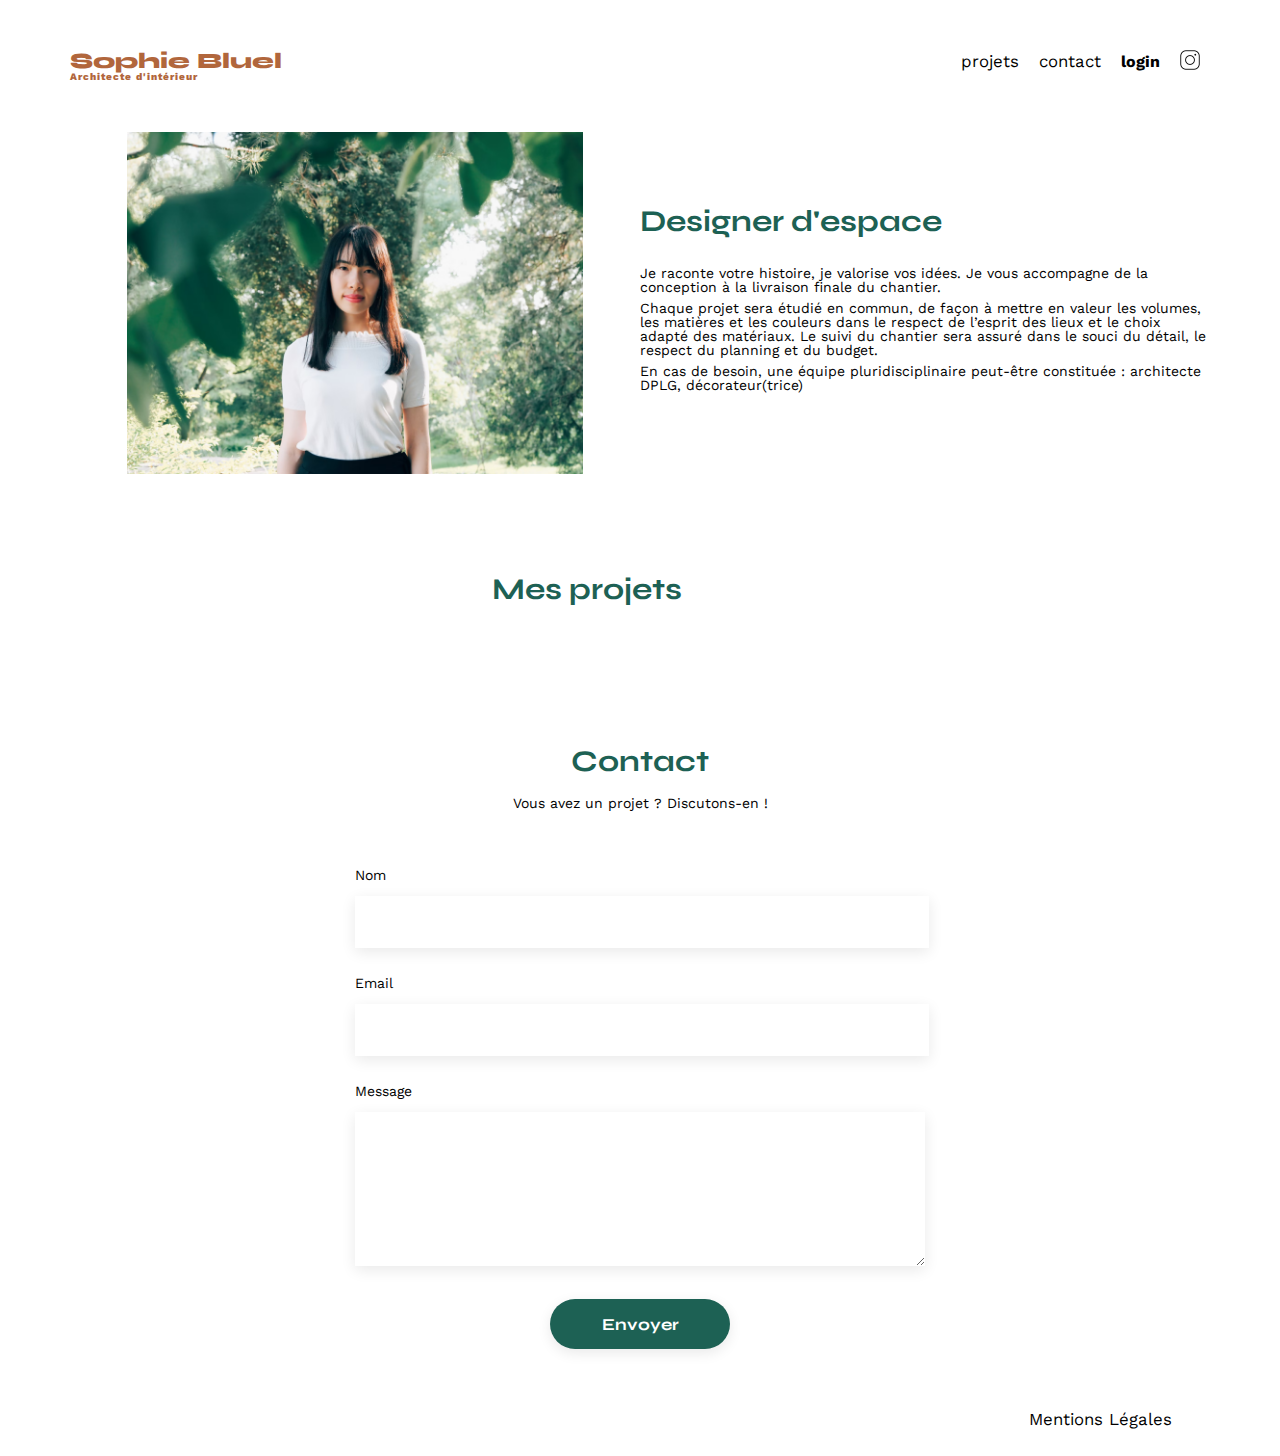
<file: index.html>
<!DOCTYPE html>
<html lang="fr">
  <head>
    <meta charset="UTF-8" />
    <title>Sophie Bluel - Architecte d'intérieur</title>
    <meta name="viewport" content="width=device-width, initial-scale=1.0" />
    <link rel="preconnect" href="https://fonts.googleapis.com" />
    <link rel="preconnect" href="https://fonts.gstatic.com" crossorigin />
    <link
      href="https://fonts.googleapis.com/css2?family=Syne:wght@700;800&family=Work+Sans&display=swap"
      rel="stylesheet"
    />
    <link
      rel="stylesheet"
      href="https://cdnjs.cloudflare.com/ajax/libs/font-awesome/6.2.1/css/all.min.css"
      integrity="sha512-MV7K8+y+gLIBoVD59lQIYicR65iaqukzvf/nwasF0nqhPay5w/9lJmVM2hMDcnK1OnMGCdVK+iQrJ7lzPJQd1w=="
      crossorigin="anonymous"
      referrerpolicy="no-referrer"
    />

    <meta name="description" content="" />
    <link rel="stylesheet" href="./assets/style.css" />
    <script src="./js/index.js" type="module" defer></script>
    <script src="./js/modal-galery.js" type="module" defer></script>

    <script src="./js/api.js" type="module" defer></script>
    <script src="./js/filtre.js" type="module" defer></script>
    <script src="./js/works.js" type="module" defer></script>
  </head>
  <body>
    <div class="barre-noir"></div>
    <header>
      <h1>Sophie Bluel <span>Architecte d'intérieur</span></h1>
      <nav>
        <ul>
          <li>projets</li>
          <li>contact</li>
          <li><a href="login.html" id="logout">login</a></li>
          <li><img src="./assets/icons/instagram.png" alt="Instagram" /></li>
        </ul>
      </nav>
    </header>
    <main>
      <section id="introduction">
        <figure>
          <img src="./assets/images/sophie-bluel.png" alt="" />
          <a class="link__modal link__modal__img" href="#"></a>
        </figure>
        <article>
          <h2>Designer d'espace</h2>
          <p>
            Je raconte votre histoire, je valorise vos idées. Je vous accompagne de la conception à
            la livraison finale du chantier.
          </p>
          <p>
            Chaque projet sera étudié en commun, de façon à mettre en valeur les volumes, les
            matières et les couleurs dans le respect de l’esprit des lieux et le choix adapté des
            matériaux. Le suivi du chantier sera assuré dans le souci du détail, le respect du
            planning et du budget.
          </p>
          <p>
            En cas de besoin, une équipe pluridisciplinaire peut-être constituée : architecte DPLG,
            décorateur(trice)
          </p>
        </article>
      </section>
      <section id="portfolio">
        <div class="mes-projets">
          <h2>Mes projets</h2>
          <div class="modifier" id="modif_projet">
            <i class="fa-regular fa-pen-to-square"></i>
            <p>modifier</p>
          </div>
        </div>

        <aside id="modal1" style="display: none;">
          <div class="modal__wrapper ">
           
            
              <div class="modal-content">
               <h3>Galerie photo</h3>
               </div>
               
        </div>
        </aside>
        <aside id="modal2"style="display: none;">
          <div class="modal__wrapper ">
         
            </div>
          </aside>
          

        <div class="gallery" id="gallery">
         
        </div>
      </section>
      <section id="contact">
        <h2>Contact</h2>
        <p>Vous avez un projet ? Discutons-en !</p>
        <form action="#" method="post">
          <label for="name">Nom</label>
          <input type="text" name="name" id="name" />
          <label for="email">Email</label>
          <input type="email" name="email" id="email" />
          <label for="message">Message</label>
          <textarea name="message" id="message" cols="30" rows="10"></textarea>
          <input type="submit" value="Envoyer" />
        </form>
      </section>
    </main>

    <footer>
      <nav>
        <ul>
          <li>Mentions Légales</li>
        </ul>
      </nav>
    </footer>
  </body>
</html>
</file>
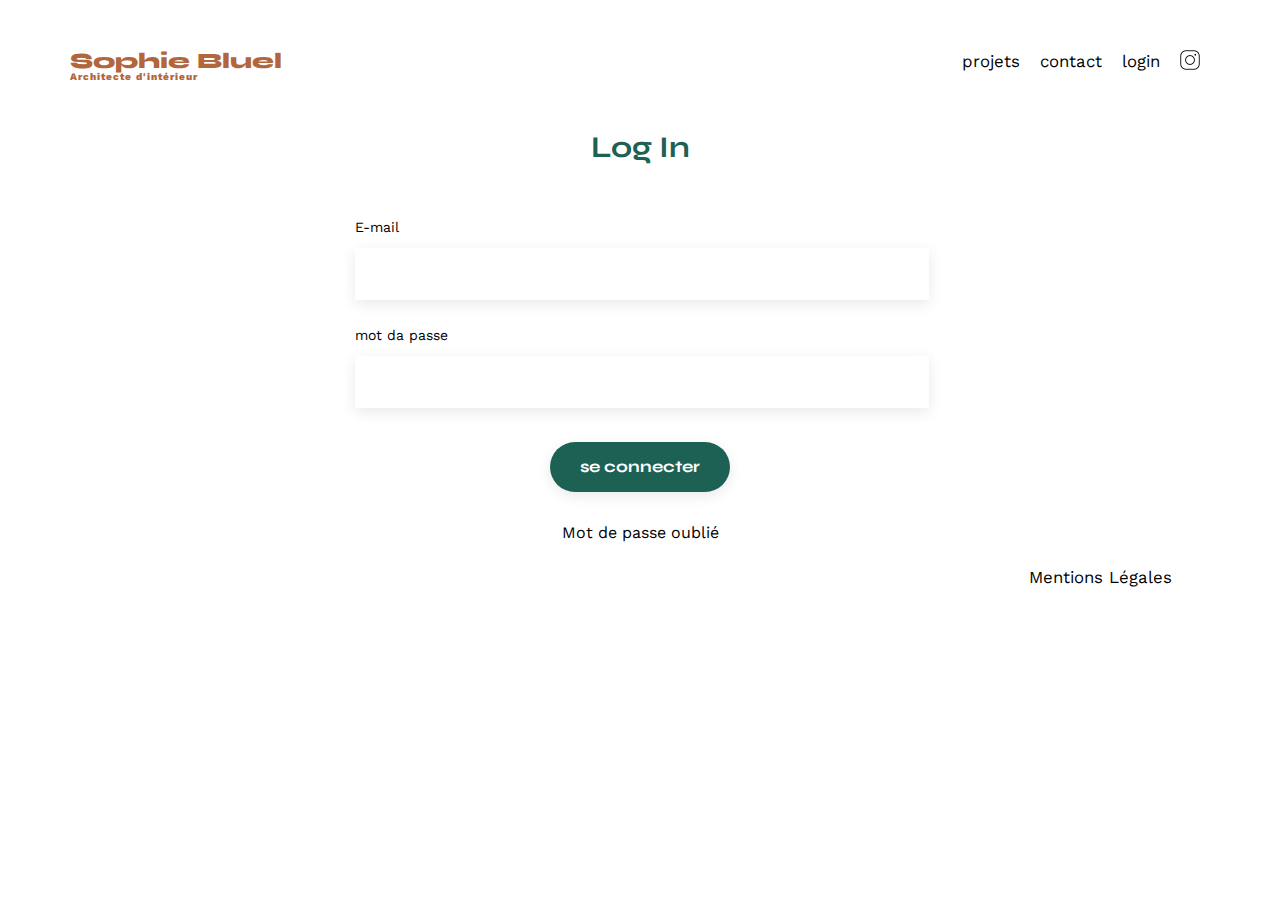
<file: login.html>
<!DOCTYPE html>
<html lang="fr">
  <head>
    <meta charset="UTF-8" />
    <title>Sophie Bluel - Architecte d'intérieur</title>
    <meta name="viewport" content="width=device-width, initial-scale=1.0" />
    <link rel="preconnect" href="https://fonts.googleapis.com" />
    <link rel="preconnect" href="https://fonts.gstatic.com" crossorigin />
    <link
      href="https://fonts.googleapis.com/css2?family=Syne:wght@700;800&family=Work+Sans&display=swap"
      rel="stylesheet"
    />
    <meta name="description" content="" />
    <link rel="stylesheet" href="./assets/style.css" />
    <script src="./js/login.js" type="module" defer ></script>
  </head>
  <body>
    <header>
      <h1>Sophie Bluel <span>Architecte d'intérieur</span></h1>
      <nav>
        <ul>
          <li>projets</li>
          <li>contact</li>
          <li>login</li>
          <li><img src="./assets/icons/instagram.png" alt="Instagram" /></li>
        </ul>
      </nav>
    </header>
    <main>
      <section id="contact">
        <h2>Log In</h2>
        <form action="#" method="post" id="form">
          <label for="email">E-mail</label>
          <input type="email" name="email" id="email" />
          <label for="password">mot da passe</label>
          <input type="password" name="password" id="password" />
          <span id="login_error"></span>
          <input type="submit" value="se connecter" />
          
          <a href="">Mot de passe oublié</a>        
      </section>

      <footer>
        <nav>
          <ul>
            <li>Mentions Légales</li>
          </ul>
        </nav>
      </footer>
    </main>
  </body>
</html>
</file>
<file: assets/style.css>
/* http://meyerweb.com/eric/tools/css/reset/
   v2.0 | 20110126
   License: none (public domain)
*/

html,
body,
div,
span,
applet,
object,
iframe,
h1,
h2,
h3,
h4,
h5,
h6,
p,
blockquote,
pre,
a,
abbr,
acronym,
address,
big,
cite,
code,
del,
dfn,
em,
img,
ins,
kbd,
q,
s,
samp,
small,
strike,
strong,
sub,
sup,
tt,
var,
b,
u,
i,
center,
dl,
dt,
dd,
ol,
ul,
li,
fieldset,
form,
label,
legend,
table,
caption,
tbody,
tfoot,
thead,
tr,
th,
td,
article,
aside,
canvas,
details,
embed,
figure,
figcaption,
footer,
header,
hgroup,
menu,
nav,
output,
ruby,
section,
summary,
time,
mark,
audio,
video {
  margin: 0;
  padding: 0;
  border: 0;
  font-size: 100%;
  font: inherit;
  vertical-align: baseline;
}
/* HTML5 display-role reset for older browsers */
article,
aside,
details,
figcaption,
figure,
footer,
header,
hgroup,
menu,
nav,
section {
  display: block;
  
}
body {
  line-height: 1;
}
ol,
ul {
  list-style: none;
}
blockquote,
q {
  quotes: none;
}
blockquote:before,
blockquote:after,
q:before,
q:after {
  content: "";
  content: none;
}
table {
  border-collapse: collapse;
  border-spacing: 0;
}
/** end reset css**/
body {
  max-width: 1140px;
  margin: auto;
  font-family: "Work Sans";
  font-size: 14px;
}
header {
  display: flex;
  justify-content: space-between;
  margin: 50px 0;
}
section {
  margin: 50px 0;
}

h1 {
  display: flex;
  flex-direction: column;
  font-family: "Syne";
  font-size: 22px;
  font-weight: 800;
  color: #b1663c;
}

h1 > span {
  font-family: "Work Sans";
  font-size: 10px;
  letter-spacing: 0.1em;
}

h2 {
  font-family: "Syne";
  font-weight: 700;
  font-size: 30px;
  color: #1d6154;
}
nav ul {
  display: flex;
  align-items: center;
  list-style-type: none;
}
nav li {
  padding: 0 10px;
  font-size: 1.2em;
}

li:hover {
  color: #b1663c;
}
#introduction {
  display: flex;
  align-items: center;
}
#introduction figure {
  flex: 1;
}
#introduction img {
  display: block;
  margin: auto;
  width: 80%;
}

#introduction article {
  flex: 1;
}
#introduction h2 {
  margin-bottom: 1em;
}

#introduction p {
  margin-bottom: 0.5em;
}
#portfolio h2 {
  text-align: center;
}
.gallery {
  width: 100%;
  display: grid;
  grid-template-columns: 1fr 1fr 1fr;
  grid-column-gap: 20px;
  grid-row-gap: 20px;
}

.gallery img {
  width: 100%;
}
#contact {
  width: 50%;
  margin: auto;
}
#contact > * {
  text-align: center;
}
#contact h2 {
  margin-bottom: 20px;
}
#contact form {
  text-align: left;
  margin-top: 30px;
  display: flex;
  flex-direction: column;
}

#contact input {
  height: 50px;
  font-size: 1.2em;
  border: none;
  box-shadow: 0px 4px 14px rgba(0, 0, 0, 0.09);
}
#contact label {
  margin: 2em 0 1em 0;
}
#contact textarea {
  border: none;
  box-shadow: 0px 4px 14px rgba(0, 0, 0, 0.09);
}
#contact {
  text-align: center;
}

input[type="submit"] {
  font-family: "Syne";
  font-weight: 700;
  color: white;
  background-color: #1d6154;
  margin: 2em auto;
  width: 180px;
  text-align: center;
  border-radius: 60px;
  cursor: pointer;
}
.modal {
  position: fixed;
  top: 35px;
  left: 0;
  width: 100%;
  height: 100%;
  background-color: rgba(0, 0, 0, 0.3);
  display: flex;
  align-items: center;
  justify-content: center;
}
.modal__wrapper {
  overflow: auto;
  width: 570px;
  max-height: 670px;
  background-color: white;
  padding: 20px;
  font-family: "Work Sans";
  border-radius: 10px;
}

.modal__wrapper span {
  margin-bottom: 32px;
}
#title_modal {
  font-size: 26px;
  text-align: center;
  margin: 60px 0px 28px 0px;
}

.gallery__modal img {
  width: 74px;
  height: 104px;
}
.gallery__modal figcaption {
  font-size: 12px;
}
.gallery__modal figure {
  display: flex;
  flex-direction: column;
  position: relative;
}
.fa-xmark {
  display: flex;
  justify-content: flex-end;
  cursor: pointer;
  font-size: 20px;
}
.modal__header {
  width: 100%;
  background-color: black;
  height: 59px;
  color: white;
  font-size: 14px;
  text-align: center;
  display: flex;
  align-items: center;
  justify-content: center;
  gap: 20px;
  position: fixed;
  top: 0;
  left: 0;
  z-index: 3;
}

.visible {
  visibility: visible;
}

.modal__header__display {
  display: flex;
  justify-content: center;
  align-items: center;
  gap: 20px;
}
.nav_bar {
  display: flex;
  justify-content: space-between;
  align-items: flex-end;
  padding: 50px 0px 0px 0px;
}
.modal__header__publish {
  border-radius: 60px;
  background-color: white;
  color: black;
  width: 216px;
  height: 38px;
  font-size: 14px;
  display: flex;
  align-items: center;
  justify-content: center;
  overflow: auto;
}
.portfolio__link__modal {
  display: flex;
  justify-content: center;
  align-items: center;
  gap: 30px;
}
.link__modal {
  font-size: 14px;
  text-decoration: none;
  color: black;
  font-weight: 400;
  visibility: hidden;
}

.link__modal__img {
  position: absolute;
  left: 60px;
  bottom: -23px;
}
.link__modal__intro {
  padding-bottom: 15px;
}
.link__modal__porfolio {
  padding-bottom: 30px;
}
.link__modal__portfolio:hover {
  color: #b1663c;
}
.fa-pen-to-square {
  padding-right: 8px;
}
.header__modal__display {
  margin: 100px 0;
}
a {
  text-decoration: none;
  color: black;
  font-family: "Work Sans";
  font-size: 16px;
  text-align: center;
}
#logout {
  font-weight: 700;
}
input[type="file"] {
  visibility: hidden;
}
#fileInputLabel {
  font-weight: 700;
  color: white;
  background-color: #1d6154;
  margin: 2em auto;
  width: 273px;
  height: 36px;
  text-align: center;
  border-radius: 60px;
  display: flex;
  align-items: center;
  justify-content: center;
  cursor: pointer;
}
.add__picture {
  display: flex;
  justify-content: center;
  margin: 0;
  flex-direction: column;
  align-items: center;
  background: #e8f1f6;
  margin-bottom: 30px;
  width: 100%;
}
.add__picture p {
  font-size: 10px;
  text-align: center;
  margin-top: 7px;
  padding-bottom: 20px;
}
.fa-image {
  font-size: 60px;
  color: #b9c5cc;
  margin-top: 28px;
}

.add__picture label {
  border-radius: 50px;
  background-color: #cbd6dc;
  width: 173px;
  display: block;
  height: 36px;
  display: flex;
  align-items: center;
  justify-content: center;
  color: #306685;
  cursor: pointer;
}
.add__picture form {
  display: flex;
  flex-direction: column;
  align-items: center;
}
input[type="file"] {
  height: 0px;
  margin: 0px;
}

#modal__title__categorie {
  width: 100%;
  border-bottom: 1px solid #b3b3b3;
  display: flex;
  flex-direction: column;
  gap: 20px;
}
#modal__title__categorie form {
  width: 100%;
  display: flex;
  flex-direction: column;
  gap: 10px;
}

#modal__title__categorie select,
input {
  width: 100%;
  height: 50px;
  font-size: 1.2em;
  border: none;
  box-shadow: 0px 4px 14px rgba(0, 0, 0, 0.09);
  width: 100%;
  font-weight: 400;
}
#modal__title__categorie select {
  display: flex;
  flex-direction: column;
  gap: 15px;
  margin-bottom: 35px;
}
.add__global {
  display: flex;
  flex-direction: column;
  justify-content: center;
  align-items: center;
  padding: 0 85px;
}
#valid {
  width: 237px;
  height: 36px;
  font-size: 14px;
  font-size: 1.2em;
  border: none;
  background-color: #a7a7a7;
  font-family: "Syne";
  font-weight: 700;
  color: white;

  text-align: center;
  border-radius: 60px;
  cursor: pointer;
  line-height: 36px;
  display: flex;
  justify-content: center;
}
.add__img__display {
  width: 30%;
}
#error__input {
  text-align: left;
  padding: 0px;
  margin-bottom: 10px;
}
.nav__bar {
  width: 100%;
  display: flex;
  justify-content: space-between;
}
.login {
  max-width: 100%;
  margin: 0;
}
.login__navbar {
  display: FLEX;
  gap: 20px;
}

.email,
#password {
  
}
.fa-trash-can {
  position: relative;
  left: 76%;
  bottom: 106px;
  background: black;
  color: white;
  padding: 3px;
  font-size: 9px;
  text-align: center;
  border-radius: 2px;
  width: 10px;
  cursor: pointer;
}
.icone {
  display: flex;
  justify-content: space-between;
}
.icone i {
  font-size: 20px;
  cursor: pointer;
}
#submit__add__picture {
  margin-top: 0px;
  width: 237px;
  height: 36px;
  font-size: 1.2em;
  border: none;
  box-shadow: 0px 4px 14px rgba(0, 0, 0, 0.09);
  font-family: "Syne";
  font-weight: 700;
  color: white;
  background-color: #1d6154;
  margin: 2em auto;
  text-align: center;
  border-radius: 60px;
  cursor: pointer;
}
#submit__modal {
  width: 50%;
  margin: auto;
  text-align: center;
}

.input__text__modal {
  margin: 28px 0px 28px 0px;
}
.display__form {
  width: 100%;
}
.nav__bar__login {
  margin: 0px 120px;
  margin-left: 63%;
}
li img {
  width: 20px;
}
.link__login__logout {
  font-weight: 800;
}

footer nav ul {
  display: flex;
  justify-content: flex-end;
  margin: 2em;
}

.filter {
  display: flex;
  flex-direction: row;
  gap: 20px;
  justify-content: center;
}

.button_category {
  font-family: "Syne";
  font-weight: 700;
  color: #1d6154;
  background-color: white;
  border-radius: 60px;
  border: #1d6154 1px solid;
  min-width: 100px;
  height: 37px;
  opacity: 1;
  transition: 800ms;
  cursor: pointer;
}
.button_category:hover {
  background-color: #1d6154;
  color: white;
}
.button_div {
  display: flex;
  justify-content: center;
  gap: 10px;
  padding: 25px 0px 50px 0px;
}
.link__modal {
  font-size: 14px;
  text-decoration: none;
  color: black;
  font-weight: 400;
  visibility: hidden;
}
.modal__header {
  width: 100%;
  background-color: black;
  height: 59px;
  color: white;
  font-size: 14px;
  text-align: center;
  display: flex;
  align-items: center;
  justify-content: center;
  gap: 20px;
  position: fixed;
  top: 0;
  left: 0;
  z-index: 3;
}
.modal__header__display {
  display: flex;
  justify-content: center;
  align-items: center;
  gap: 20px;
}
.modal__header__publish {
  border-radius: 60px;
  background-color: white;
  color: black;
  width: 216px;
  height: 38px;
  font-size: 14px;
  display: flex;
  align-items: center;
  justify-content: center;
  overflow: auto;
}

.js-modal-close-1 {
  background-color: white;
  border: none;
  margin-top: 26px;
  margin-right: 30px;
  cursor: pointer;
  font-size: 18px;
}
.modal-gallery figure {
  display: flex;
  flex-direction: column;
  position: relative;
}

.modal-gallery figcaption {
  font-size: 12px;
}
.js-modal-close-new {
  background-color: white;
  border: none;
  margin-top: 26px;
  margin-right: 30px;
  position: absolute;
  cursor: pointer;
  font-size: 18px;
}
.modal-wrapper h3 {
  position: absolute;
  height: 30px;
  margin-top: 10px;
  display: flex;
  justify-content: center;
  font-size: 26px;
  width: 630px;
  background-color: white;
}

.modal-wrapper-new h3 {
  justify-content: center;
  font-size: 26px;
  width: 630px;
  display: flex;
  margin-top: 10px;
  background-color: white;
}
.js-modal-close-new {
  position: relative;
}
h2 #modif_projet {
  color: black;
  font-size: 14px;
  font-weight: 400;
  margin-left: 31px;
  display: none;
  text-decoration: none;
  font-family: "Work Sans";
}

#modif_projet .fa-regular {
  margin-right: 10px;
}
#modal1,
#modal2 {
  display: none;

  justify-content: center;
  position: fixed;
  left: 0;
  top: 0;
  width: 100%;
  height: 100%;
  background: rgba(0, 0, 0, 0.3);
  display: flex;
  align-items: center;
}

#modal1.active {
  display: block;
}
#modal2.active {
  display: block;
}

.mes-projets {
  align-items: center;
  display: flex;
  justify-content: center;
  margin-bottom: 92px;
  margin-top: 100px;
}

/* .mes-projets h2 {
  margin-bottom: 0;
} */

.modifier {
  align-items: center;
  display: flex;
  margin-left: 31px;
  visibility: hidden;
  cursor: pointer;
}

.modal-content {
  background-color: white;
  width: 80%;
  padding: 30px;
}
.modal-content h3 {
  width: 173px;
  height: 30px;
  top: 720px;
  left: 634px;
  margin-bottom: 1em;
  font-family: Work Sans;
  font-size: 26px;
  font-weight: 400;
  line-height: 30px;
  letter-spacing: 0em;
  text-align: center;
}

.modal-gallery {
  display: flex;
  flex-wrap: wrap; /* Permet aux images de passer à la ligne */
  gap: 10px; /* Espacement entre les images */
  padding-bottom: 50px;
  border-bottom: 1px solid #b3b3b3;
}

.modal-gallery-item {
  width: calc(20% - 10px); /* Pour afficher 5 images par ligne avec un espace entre elles */
  position: relative;
  height: 105px;
}

.modal-gallery-item img {
  width: 100%; /* Pour remplir la largeur du conteneur parent */
  height: 100%; /* Pour conserver le ratio d'aspect de l'image */
  object-fit: cover;
}
.modal__wrapper {
  overflow: auto;
  width: 570px;
  max-height: 670px;
  background-color: white;
  padding: 20px;
  font-family: "Work Sans";
  border-radius: 10px;
}
.modal__wrapper span {
  margin-bottom: 32px;
}
.ajout-photo {
  margin-top: 0px;
  width: 237px;
  height: 36px;
  font-size: 1.2em;
  border: none;
  box-shadow: 0px 4px 14px rgba(0, 0, 0, 0.09);
  font-family: "Syne";
  font-weight: 700;
  color: white;
  background-color: #1d6154;
  margin: 2em auto;
  text-align: center;
  border-radius: 60px;
  cursor: pointer;
  line-height: 36px;
}

.fa-xmark {
  display: flex;
  justify-content: flex-end;
  cursor: pointer;
  font-size: 20px;
}

#title_modal {
  font-size: 26px;
  text-align: center;
  margin: 60px 0px 28px 0px;
}
.icone {
  display: flex;
  justify-content: space-between;
}
.add__global {
  display: flex;
  flex-direction: column;
  justify-content: center;
  align-items: center;
  padding: 0 85px;
}
.add__picture label {
  border-radius: 50px;
  background-color: #cbd6dc;
  width: 173px;
  display: block;
  height: 36px;
  display: flex;
  align-items: center;
  justify-content: center;
  color: #306685;
  cursor: pointer;
}
.add__picture form {
  display: flex;
  flex-direction: column;
  align-items: center;
}
input[type="file"] {
  height: 0px;
  margin: 0px;
}
.add__picture {
  display: flex;
  justify-content: center;
  margin: 0;
  flex-direction: column;
  align-items: center;
  background: #e8f1f6;
  margin-bottom: 30px;
  width: 100%;
}
.add__picture p {
  font-size: 10px;
  text-align: center;
  margin-top: 7px;
  padding-bottom: 20px;
}
#modal__title__categorie {
  width: 100%;
  border-bottom: 1px solid #b3b3b3;
  display: flex;
  flex-direction: column;
  gap: 20px;
}
#modal__title__categorie form {
  width: 100%;
  display: flex;
  flex-direction: column;
  gap: 10px;
}

#modal__title__categorie select,
input {
  width: 100%;
  height: 50px;
  font-size: 1.2em;
  border: none;
  box-shadow: 0px 4px 14px rgba(0, 0, 0, 0.09);
  width: 100%;
  font-weight: 400;
}
#modal__title__categorie select {
  display: flex;
  flex-direction: column;
  gap: 15px;
  margin-bottom: 35px;
}
#login_error {
	padding-top: 47px;
	display: flex;
	align-items: center;
	justify-content: center;
	color: #B1663C;
	font-size: 16px;
	font-weight: 800;
	display: none;
}
</file>
